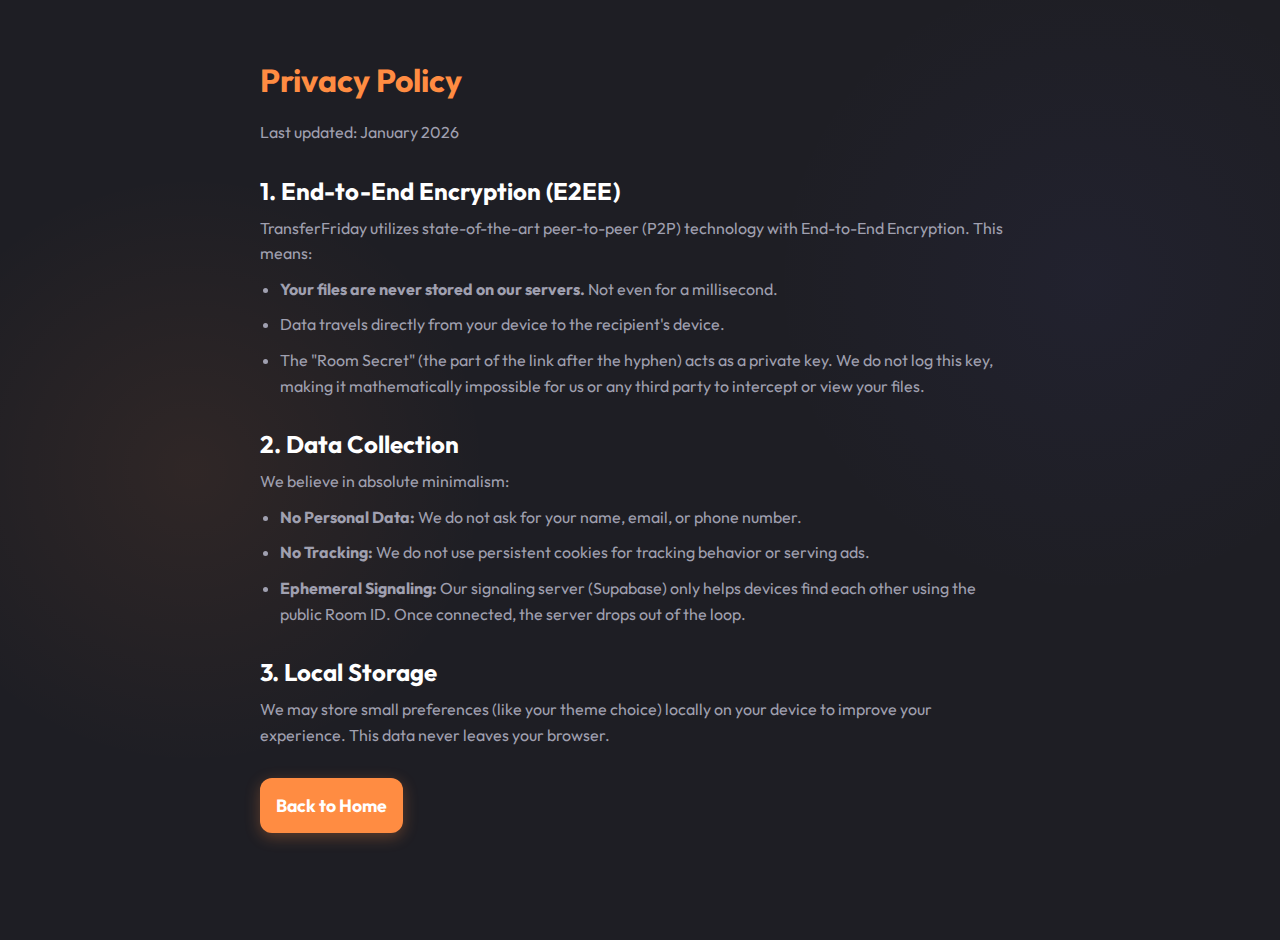
<file: privacy.html>
<!DOCTYPE html>
<html lang="en">

<head>
    <meta charset="UTF-8">
    <meta name="viewport" content="width=device-width, initial-scale=1.0">
    <title>Privacy Policy - TransferFriday</title>
    <link href="https://fonts.googleapis.com/css2?family=Outfit:wght@300;400;600;700&display=swap" rel="stylesheet">
    <link rel="stylesheet" href="style.css">
    <style>
        .policy-container {
            max-width: 800px;
            margin: 40px auto;
            padding: 20px;
        }

        h1 {
            color: var(--accent-color);
            margin-bottom: 20px;
        }

        h2 {
            margin-top: 30px;
            margin-bottom: 10px;
        }

        p,
        li {
            color: var(--text-secondary);
            margin-bottom: 10px;
            line-height: 1.6;
        }

        ul {
            margin-left: 20px;
            margin-bottom: 15px;
        }
    </style>
</head>

<body>
    <div class="policy-container glass-card">
        <h1>Privacy Policy</h1>
        <p>Last updated: January 2026</p>

        <h2>1. End-to-End Encryption (E2EE)</h2>
        <p>TransferFriday utilizes state-of-the-art peer-to-peer (P2P) technology with End-to-End Encryption. This
            means:</p>
        <ul>
            <li><strong>Your files are never stored on our servers.</strong> Not even for a millisecond.</li>
            <li>Data travels directly from your device to the recipient's device.</li>
            <li>The "Room Secret" (the part of the link after the hyphen) acts as a private key. We do not log this key,
                making it mathematically impossible for us or any third party to intercept or view your files.</li>
        </ul>

        <h2>2. Data Collection</h2>
        <p>We believe in absolute minimalism:</p>
        <ul>
            <li><strong>No Personal Data:</strong> We do not ask for your name, email, or phone number.</li>
            <li><strong>No Tracking:</strong> We do not use persistent cookies for tracking behavior or serving ads.
            </li>
            <li><strong>Ephemeral Signaling:</strong> Our signaling server (Supabase) only helps devices find each other
                using the public Room ID. Once connected, the server drops out of the loop.</li>
        </ul>

        <h2>3. Local Storage</h2>
        <p>We may store small preferences (like your theme choice) locally on your device to improve your experience.
            This data never leaves your browser.</p>

        <br>
        <a href="index.html" class="primary-btn" style="text-decoration: none; display: inline-block;">Back to Home</a>
    </div>
</body>

</html>
</file>
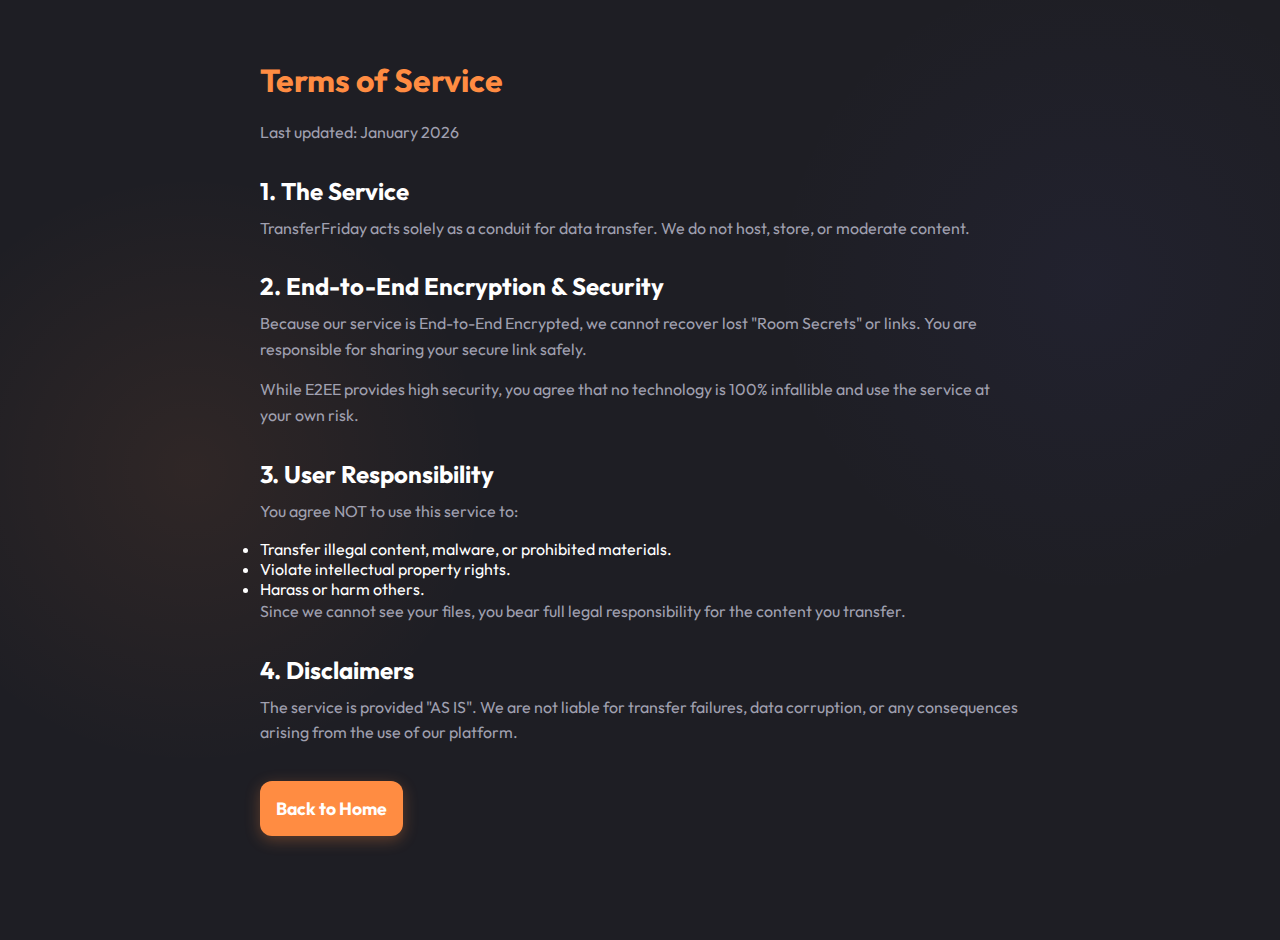
<file: terms.html>
<!DOCTYPE html>
<html lang="en">

<head>
    <meta charset="UTF-8">
    <meta name="viewport" content="width=device-width, initial-scale=1.0">
    <title>Terms of Service - TransferFriday</title>
    <link href="https://fonts.googleapis.com/css2?family=Outfit:wght@300;400;600;700&display=swap" rel="stylesheet">
    <link rel="stylesheet" href="style.css">
    <style>
        .policy-container {
            max-width: 800px;
            margin: 40px auto;
            padding: 20px;
        }

        h1 {
            color: var(--accent-color);
            margin-bottom: 20px;
        }

        h2 {
            margin-top: 30px;
            margin-bottom: 10px;
        }

        p {
            color: var(--text-secondary);
            margin-bottom: 15px;
            line-height: 1.6;
        }
    </style>
</head>

<body>
    <div class="policy-container glass-card">
        <h1>Terms of Service</h1>
        <p>Last updated: January 2026</p>

        <h2>1. The Service</h2>
        <p>TransferFriday acts solely as a conduit for data transfer. We do not host, store, or moderate content.</p>

        <h2>2. End-to-End Encryption & Security</h2>
        <p>Because our service is End-to-End Encrypted, we cannot recover lost "Room Secrets" or links. You are
            responsible for sharing your secure link safely.</p>
        <p>While E2EE provides high security, you agree that no technology is 100% infallible and use the service at
            your own risk.</p>

        <h2>3. User Responsibility</h2>
        <p>You agree NOT to use this service to:</p>
        <ul>
            <li>Transfer illegal content, malware, or prohibited materials.</li>
            <li>Violate intellectual property rights.</li>
            <li>Harass or harm others.</li>
        </ul>
        <p>Since we cannot see your files, you bear full legal responsibility for the content you transfer.</p>

        <h2>4. Disclaimers</h2>
        <p>The service is provided "AS IS". We are not liable for transfer failures, data corruption, or any
            consequences arising from the use of our platform.</p>

        <br>
        <a href="index.html" class="primary-btn" style="text-decoration: none; display: inline-block;">Back to Home</a>
    </div>
</body>

</html>
</file>
<file: style.css>
:root {
    --bg-color: #1e1e24;
    /* Deeper, warmer dark */
    --card-bg: #2b2b36;
    --text-primary: #ffffff;
    --text-secondary: #a0a0b0;
    --accent-color: #ff8c42;
    /* Toffee Orange */
    --accent-hover: #ff761b;
    --danger-color: #ef4444;
    --success-color: #22c55e;
    --font-family: 'Outfit', sans-serif;
    --nav-height: 80px;
    --border-radius: 20px;
}

* {
    margin: 0;
    padding: 0;
    box-sizing: border-box;
}

body {
    background-color: var(--bg-color);
    color: var(--text-primary);
    font-family: var(--font-family);
    min-height: 100vh;
    overflow-x: hidden;
    /* Subtle geometric pattern */
    background-image: radial-gradient(circle at 15% 50%, rgba(255, 140, 66, 0.08), transparent 25%), radial-gradient(circle at 85% 30%, rgba(99, 102, 241, 0.05), transparent 25%);
}

.app-container {
    max-width: 1200px;
    /* Wider for split layout */
    margin: 0 auto;
    padding: 0 24px;
    display: flex;
    flex-direction: column;
    min-height: 100vh;
}

/* Header */
.main-header {
    height: var(--nav-height);
    display: flex;
    align-items: center;
    justify-content: space-between;
}

.logo {
    display: flex;
    align-items: center;
    gap: 12px;
    font-size: 1.6rem;
    font-weight: 700;
    color: white;
}

.logo svg {
    color: var(--accent-color);
    fill: rgba(255, 140, 66, 0.2);
}

.connection-status {
    display: flex;
    align-items: center;
    gap: 10px;
    font-size: 0.9rem;
    font-weight: 500;
    color: var(--text-secondary);
    background: rgba(0, 0, 0, 0.2);
    padding: 8px 16px;
    border-radius: 30px;
}

.status-dot {
    width: 10px;
    height: 10px;
    border-radius: 50%;
    background-color: var(--danger-color);
    box-shadow: 0 0 10px var(--danger-color);
    transition: all 0.3s ease;
}

.status-dot.connected {
    background-color: var(--success-color);
    box-shadow: 0 0 10px var(--success-color);
}

/* Main Layout */
main {
    flex: 1;
    display: flex;
    align-items: center;
    justify-content: center;
    position: relative;
    padding: 40px 0;
}

.panel {
    display: none;
    opacity: 0;
    transform: translateY(20px);
    transition: opacity 0.5s cubic-bezier(0.2, 0.8, 0.2, 1), transform 0.5s cubic-bezier(0.2, 0.8, 0.2, 1);
    width: 100%;
}

.panel.active {
    display: flex;
    opacity: 1;
    transform: translateY(0);
}

/* Setup Panel - Split Layout */
#setupPanel.active {
    flex-direction: row;
    gap: 60px;
    align-items: center;
    justify-content: center;
}

.hero-section {
    flex: 1;
    max-width: 500px;
}

.hero-section h1 {
    font-size: 3.5rem;
    font-weight: 700;
    line-height: 1.1;
    margin-bottom: 24px;
}

.hero-section p {
    font-size: 1.2rem;
    color: var(--text-secondary);
    margin-bottom: 32px;
}

.auth-card {
    flex: 1;
    max-width: 420px;
    background: var(--card-bg);
    padding: 40px;
    border-radius: var(--border-radius);
    box-shadow: 0 20px 40px rgba(0, 0, 0, 0.2);
    border: 1px solid rgba(255, 255, 255, 0.05);
}

.highlight {
    color: var(--accent-color);
}

/* Transfer Panel - Vertical Layout */
#transferPanel.active {
    flex-direction: column;
    max-width: 700px;
    margin: 0 auto;
}

.room-info {
    background: var(--card-bg);
    padding: 20px 30px;
    border-radius: 16px;
    margin-bottom: 30px;
    display: flex;
    justify-content: space-between;
    align-items: center;
    box-shadow: 0 10px 30px rgba(0, 0, 0, 0.1);
}

.room-header-left {
    display: flex;
    align-items: center;
    gap: 15px;
}

.room-id-display .code {
    font-family: 'Outfit', monospace;
    /* Monospace but nicely styled */
    font-size: 1.2rem;
    font-weight: 700;
    letter-spacing: 2px;
    color: var(--accent-color);
    background: rgba(255, 140, 66, 0.1);
    padding: 6px 12px;
    border-radius: 8px;
}

/* Drop Zone - The Star of the Show */
.drop-zone {
    background: var(--card-bg);
    border: 3px dashed rgba(255, 255, 255, 0.1);
    border-radius: 30px;
    padding: 80px 40px;
    text-align: center;
    cursor: pointer;
    transition: all 0.3s cubic-bezier(0.25, 0.8, 0.25, 1);
    margin-bottom: 40px;
    position: relative;
    overflow: hidden;
}

.drop-zone:hover,
.drop-zone.drag-over {
    border-color: var(--accent-color);
    background: rgba(255, 140, 66, 0.05);
    transform: scale(1.02);
    box-shadow: 0 20px 40px rgba(0, 0, 0, 0.15);
}

.drop-zone svg {
    color: var(--accent-color);
    margin-bottom: 20px;
    filter: drop-shadow(0 10px 20px rgba(255, 140, 66, 0.3));
    transition: transform 0.3s ease;
}

.drop-zone:hover svg {
    transform: translateY(-5px);
}

.drop-zone h3 {
    font-size: 1.5rem;
    margin-bottom: 8px;
    color: white;
}

.drop-zone p {
    font-size: 1rem;
    color: var(--text-secondary);
}

/* Inputs & Buttons */
.input-group {
    margin-top: 20px;
    display: flex;
    flex-direction: column;
    gap: 16px;
}

input[type="text"] {
    background: rgba(0, 0, 0, 0.3);
    border: 2px solid transparent;
    border-radius: 12px;
    padding: 16px;
    color: white;
    font-size: 1rem;
    font-family: inherit;
    transition: all 0.3s ease;
}

input[type="text"]:focus {
    border-color: var(--accent-color);
    background: rgba(0, 0, 0, 0.4);
    outline: none;
}

.primary-btn {
    background: var(--accent-color);
    color: white;
    padding: 16px;
    border-radius: 12px;
    font-weight: 700;
    font-size: 1.1rem;
    border: none;
    transition: all 0.3s ease;
    box-shadow: 0 4px 15px rgba(255, 140, 66, 0.3);
}

.primary-btn:hover {
    background: var(--accent-hover);
    transform: translateY(-2px);
    box-shadow: 0 8px 25px rgba(255, 140, 66, 0.4);
}

.secondary-btn {
    background: rgba(255, 255, 255, 0.05);
    color: white;
    padding: 10px 20px;
    border-radius: 10px;
    font-weight: 600;
    border: none;
}

.secondary-btn:hover {
    background: rgba(255, 255, 255, 0.1);
}

/* Tabs */
.tabs {
    display: flex;
    margin-bottom: 24px;
    background: rgba(0, 0, 0, 0.2);
    padding: 4px;
    border-radius: 12px;
}

.tab-btn {
    flex: 1;
    padding: 12px;
    border-radius: 8px;
    color: var(--text-secondary);
    background: transparent;
    border: none;
    font-weight: 600;
}

.tab-btn.active {
    background: var(--card-bg);
    color: white;
    box-shadow: 0 4px 10px rgba(0, 0, 0, 0.1);
}

/* File List & Transfers */
.transfer-list {
    display: flex;
    flex-direction: column;
    gap: 16px;
}

.file-item {
    background: var(--card-bg);
    border-radius: 16px;
    padding: 20px;
    display: flex;
    align-items: center;
    gap: 20px;
    animation: slideUp 0.4s ease forwards;
    border: 1px solid rgba(255, 255, 255, 0.05);
}

@keyframes slideUp {
    from {
        opacity: 0;
        transform: translateY(20px);
    }

    to {
        opacity: 1;
        transform: translateY(0);
    }
}

.file-icon {
    width: 50px;
    height: 50px;
    background: rgba(255, 140, 66, 0.1);
    color: var(--accent-color);
    border-radius: 12px;
    display: flex;
    align-items: center;
    justify-content: center;
}

.file-details {
    flex: 1;
}

.file-name {
    font-weight: 600;
    font-size: 1.05rem;
    margin-bottom: 6px;
}

.file-meta {
    font-size: 0.9rem;
    color: var(--text-secondary);
    display: flex;
    gap: 12px;
}

.progress-bar {
    height: 6px;
    background: rgba(255, 255, 255, 0.1);
    border-radius: 3px;
    margin-top: 10px;
    overflow: hidden;
}

.progress-fill {
    height: 100%;
    background: var(--success-color);
    width: 0%;
    transition: width 0.3s ease;
}

.transfer-speed {
    color: var(--accent-color);
    font-weight: 600;
}

.icon-btn {
    padding: 10px;
    border-radius: 10px;
    transition: all 0.2s;
}

.icon-btn:hover {
    background: rgba(255, 255, 255, 0.1);
}

/* Participants */
.participants-list {
    display: flex;
    flex-direction: column;
    gap: 10px;
    margin-top: 15px;
}

.participant-item {
    background: rgba(255, 255, 255, 0.03);
    padding: 12px;
    border-radius: 10px;
    display: flex;
    justify-content: space-between;
    align-items: center;
}

.kick-btn {
    background: rgba(239, 68, 68, 0.15);
    color: var(--danger-color);
    padding: 6px 12px;
    border-radius: 6px;
    font-weight: 600;
    transition: all 0.2s;
}

.kick-btn:hover {
    background: var(--danger-color);
    color: white;
}


/* Responsive */
@media (max-width: 850px) {
    #setupPanel.active {
        flex-direction: column;
        text-align: center;
        gap: 40px;
    }

    .hero-section h1 {
        font-size: 2.5rem;
    }

    .auth-card {
        width: 100%;
    }
}

footer {
    text-align: center;
    color: var(--text-secondary);
    padding: 40px 0;
    margin-top: auto;
}

.footer-links a {
    color: var(--text-secondary);
    text-decoration: none;
    margin: 0 8px;
    transition: color 0.2s;
}

.footer-links a:hover {
    color: var(--accent-color);
}
</file>
